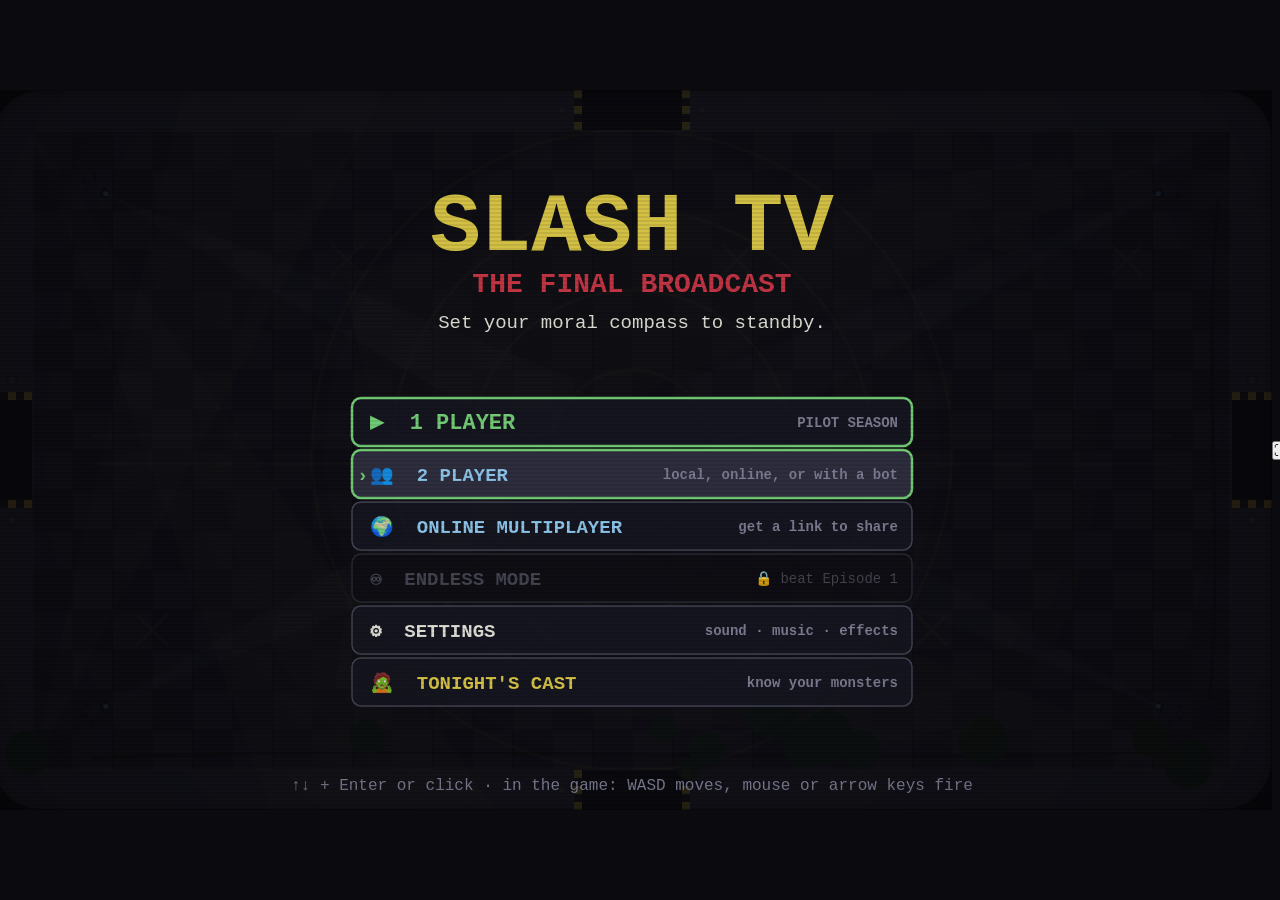
<file: index.html>
<!DOCTYPE html>
<html lang="en">
<head>
<meta charset="utf-8">
<meta name="viewport" content="width=device-width, initial-scale=1, maximum-scale=1, user-scalable=no">
<title>SLASH TV: The Final Broadcast</title>
<link rel="icon" type="image/png" href="icon.png">
<link rel="apple-touch-icon" href="icon.png">
<link rel="manifest" href="manifest.json">
<meta name="theme-color" content="#0a0a0f">
<meta name="mobile-web-app-capable" content="yes">
<meta name="apple-mobile-web-app-capable" content="yes">
<meta name="apple-mobile-web-app-status-bar-style" content="black-translucent">
<meta name="apple-mobile-web-app-title" content="SLASH TV">
<meta property="og:title" content="SLASH TV: The Final Broadcast">
<meta property="og:description" content="The most-watched — and most-banned — show on Earth. A Smash TV-style twin-stick shooter. Free in your browser — gamepad, keyboard, or touch.">
<meta property="og:image" content="https://adhogger.github.io/slash-tv/preview.png">
<meta property="og:url" content="https://adhogger.github.io/slash-tv/">
<meta property="og:type" content="website">
<meta name="twitter:card" content="summary_large_image">
<meta name="description" content="A Smash TV-style zombie game-show twin-stick shooter. Free in your browser.">
<link rel="stylesheet" href="style.css">
</head>
<body>
<canvas id="game" width="1280" height="720"></canvas>
<button id="fsBtn" aria-label="Fullscreen">⛶</button>
<script src="js/util.js"></script>
<script src="js/input.js"></script>
<script src="js/audio.js"></script>
<script src="js/effects.js"></script>
<script src="js/broadcast.js"></script>
<script src="js/bullets.js"></script>
<script src="js/enemies.js"></script>
<script src="js/player.js"></script>
<script src="js/bot.js"></script>
<script src="js/rooms.js"></script>
<script src="js/procgen.js"></script>
<script src="js/hazards.js"></script>
<script src="js/combat.js"></script>
<script src="js/boss.js"></script>
<script src="js/powerups.js"></script>
<script>window.SLASHTV_RELAY = 'wss://slash-tv-relay.ben-d00.workers.dev';</script>
<!-- Optional support link (Ko-fi / Buy Me a Coffee / Patreon / PayPal.me — your
     choice, set up once at that provider). Leave unset and the game shows
     nothing; nobody sees a broken or placeholder link. See README "Monetising". -->
<!-- <script>window.SLASHTV_DONATE_URL = 'https://ko-fi.com/yourname';</script> -->
<!-- Optional feedback link (a Google Form, itch.io comments, anything).
     Leave unset and no prompt appears. Shown on the game-over/win screens,
     press F to open it. -->
<!-- <script>window.SLASHTV_FEEDBACK_URL = 'https://forms.gle/yourform';</script> -->
<script src="js/leaderboard.js"></script>
<script src="js/main.js"></script>
<script src="js/net.js"></script>
<script>
// PWA: installable + offline-capable. file:// and unsupported browsers skip quietly.
if ('serviceWorker' in navigator && location.protocol !== 'file:') {
  navigator.serviceWorker.register('sw.js').catch(function () {});
}
</script>
</body>
</html>
</file>
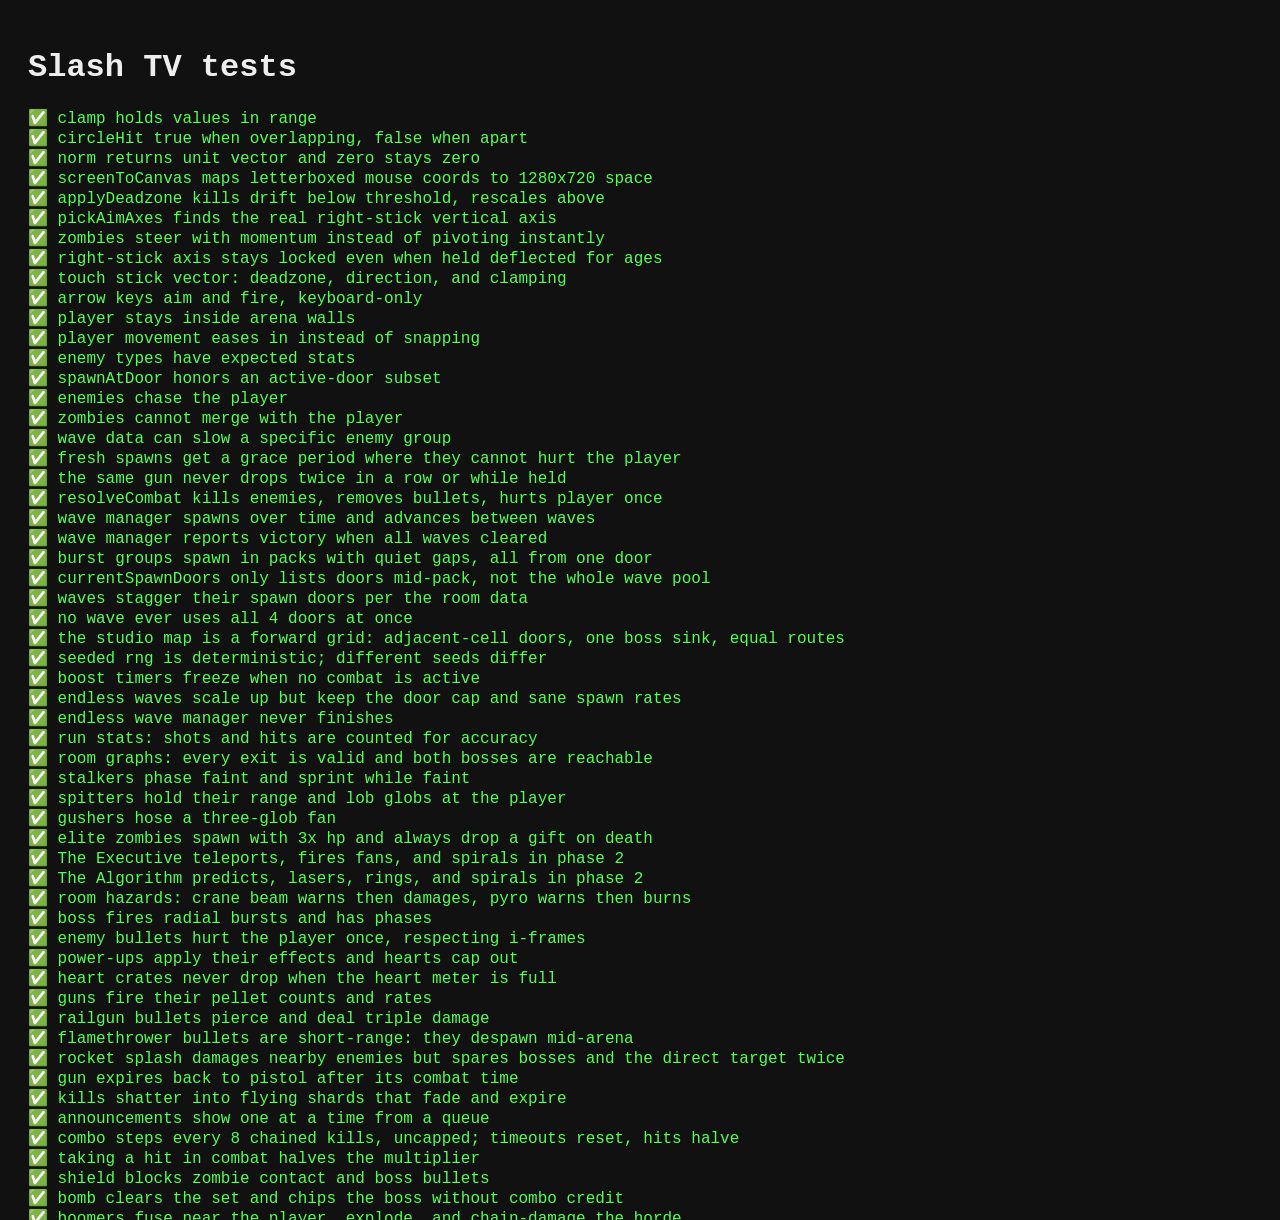
<file: tests.html>
<!DOCTYPE html>
<html><head><meta charset="utf-8"><title>Slash TV tests</title>
<style>body{font:16px monospace;background:#111;color:#eee;padding:20px}
.pass{color:#5f5}.fail{color:#f55}</style></head><body>
<h1>Slash TV tests</h1><div id="out"></div>
<script src="js/util.js"></script>
<script src="js/input.js"></script>
<script src="js/effects.js"></script>
<script src="js/bullets.js"></script>
<script src="js/enemies.js"></script>
<script src="js/player.js"></script>
<script src="js/rooms.js"></script>
<script src="js/hazards.js"></script>
<script src="js/combat.js"></script>
<script src="js/boss.js"></script>
<script src="js/powerups.js"></script>
<script>
var out = document.getElementById('out'), failures = 0;
function test(name, fn) {
  var el = document.createElement('div');
  try { fn(); el.className = 'pass'; el.textContent = '✅ ' + name; }
  catch (e) { failures++; el.className = 'fail'; el.textContent = '❌ ' + name + ' — ' + e.message; }
  out.appendChild(el);
}
function assert(cond, msg) { if (!cond) throw new Error(msg || 'assertion failed'); }
function approx(a, b) { return Math.abs(a - b) < 0.001; }
</script>
<script>
// util tests
test('clamp holds values in range', function () {
  assert(DA.clamp(5, 0, 10) === 5); assert(DA.clamp(-1, 0, 10) === 0); assert(DA.clamp(99, 0, 10) === 10);
});
test('circleHit true when overlapping, false when apart', function () {
  assert(DA.circleHit(0, 0, 10, 15, 0, 10) === true);
  assert(DA.circleHit(0, 0, 10, 25, 0, 10) === false);
});
test('norm returns unit vector and zero stays zero', function () {
  var n = DA.norm(3, 4); assert(approx(n.x, 0.6) && approx(n.y, 0.8) && approx(n.len, 5));
  var z = DA.norm(0, 0); assert(z.x === 0 && z.y === 0 && z.len === 0);
});

// input tests
test('screenToCanvas maps letterboxed mouse coords to 1280x720 space', function () {
  // window 2560x1440 → scale 2, no letterbox offset
  var p = DA.screenToCanvas(640, 360, 2560, 1440);
  assert(approx(p.x, 320) && approx(p.y, 180));
  // window 2560x1600 → scale 2, 80px vertical letterbox
  var q = DA.screenToCanvas(640, 440, 2560, 1600);
  assert(approx(q.x, 320) && approx(q.y, 180));
});
test('applyDeadzone kills drift below threshold, rescales above', function () {
  assert(DA.applyDeadzone(0.1) === 0);
  assert(approx(DA.applyDeadzone(1), 1));
  assert(DA.applyDeadzone(0.6) > 0 && DA.applyDeadzone(0.6) < 0.6);
});

test('pickAimAxes finds the real right-stick vertical axis', function () {
  // args: idleStreaks (longest consecutive run near zero), min seen, max seen — per axis
  // healthy standard pad: axis 3 idles at zero and moves both ways → picked, proven
  var r = DA.pickAimAxes([99,99,99,99], [-1,-1,-1,-1], [1,1,1,1]);
  assert(r.x === 2 && r.y === 3 && r.proven === true, 'standard pad should use axis 3');
  // broken pad: axis 3 dead (never moves), axis 5 is the live vertical
  r = DA.pickAimAxes([99,99,99,99,99,99], [-1,-1,-1,0,0,-1], [1,1,1,0,0,1]);
  assert(r.y === 5 && r.proven === true, 'dead axis 3 should fall through to live axis 5');
  // nothing moved yet, axis 3 idles at zero → trust the spec default, but unproven
  r = DA.pickAimAxes([99,99,99,99], [0,0,0,0], [0,0,0,0]);
  assert(r.y === 3 && r.proven === false, 'unproven pad should default to axis 3');
  // axis 3 is a trigger: crosses zero when pressed but never SITS there → never aim with it
  r = DA.pickAimAxes([99,99,99,3], [0,0,0,-1], [0,0,0,1]);
  assert(r.y === -1, 'trigger-like axis 3 must not be used as aim');
  // exotic layout: vertical lives way out on axis 7 → still found
  r = DA.pickAimAxes([99,99,99,99,99,99,99,99],
                     [-1,-1,-1,0,0,0,0,-1], [1,1,1,0,0,0,0,1]);
  assert(r.y === 7, 'any reported axis can be the vertical, got ' + r.y);
  // Firefox-style layout: right stick on axes 3/4, axis 2 dead → both detected
  r = DA.pickAimAxes([99,99,99,99,99], [-1,-1,0,-1,-1], [1,1,0,1,1]);
  assert(r.x === 3 && r.y === 4 && r.proven === true,
         'Firefox 3/4 layout: got x=' + r.x + ' y=' + r.y);
});
test('zombies steer with momentum instead of pivoting instantly', function () {
  assert(approx(DA.turnToward(0, Math.PI / 2, 0.1), 0.1), 'turn is clamped');
  assert(approx(DA.turnToward(0, 0.05, 0.1), 0.05), 'small turns complete');
  assert(DA.turnToward(3, -3, 0.1) > 3, 'takes the short way around the circle');
  var e = DA.makeEnemy('shambler', 400, 360);
  e.flank = 0; e.heading = Math.PI;               // walking dead-away from the player
  DA.updateEnemies([e], { x: 900, y: 360, r: 12 }, 0.1);
  var off = Math.abs(DA.turnToward(e.heading, 0, 0) - 0);
  assert(Math.abs(e.heading - Math.PI) < 0.5, 'one tick cannot reverse a shambler');
});
test('right-stick axis stays locked even when held deflected for ages', function () {
  var axes = [0,0,0,0,0,0];
  var buttons = []; for (var i = 0; i < 17; i++) buttons.push({ pressed: false });
  var pad = { id: 'MOCK-PAD', connected: true, mapping: '', axes: axes, buttons: buttons };
  Object.defineProperty(navigator, 'getGamepads', { value: function () { return [pad]; }, configurable: true });
  for (var t = 0; t < 30; t++) DA.input.state(640, 360);   // idle: axes prove they sit at zero
  axes[5] = -1; DA.input.state(640, 360);                  // wiggle: axis 5 is the real vertical
  axes[5] = 1;  DA.input.state(640, 360);
  axes[2] = 0.5; axes[5] = -0.5;                           // now hold a diagonal for ~33s of polls
  for (t = 0; t < 2000; t++) DA.input.state(640, 360);
  var s = DA.input.state(640, 360);
  assert(s.aimY < -0.3, 'vertical aim must survive long deflection, got aimY=' + s.aimY);
  axes[2] = 0; axes[5] = 0;                                // release for any later tests
});

test('touch stick vector: deadzone, direction, and clamping', function () {
  var dead = DA.stickVector(100, 100, 105, 100, 70);
  assert(dead.x === 0 && dead.y === 0 && !dead.active, 'tiny wiggle stays in the deadzone');
  var half = DA.stickVector(100, 100, 135, 100, 70);
  assert(approx(half.x, 0.5) && half.active, 'half deflection = 0.5');
  var far = DA.stickVector(100, 100, 100, 400, 70);
  assert(approx(far.y, 1) && approx(far.x, 0), 'huge drag clamps to 1');
  var diag = DA.stickVector(0, 0, 70, -70, 70);
  assert(diag.x > 0.6 && diag.y < -0.6, 'diagonals work');
});

test('arrow keys aim and fire, keyboard-only', function () {
  window.dispatchEvent(new KeyboardEvent('keydown', { code: 'ArrowUp' }));
  window.dispatchEvent(new KeyboardEvent('keydown', { code: 'ArrowRight' }));
  var s = DA.input.state(640, 360);
  assert(s.firing === true, 'holding an arrow fires');
  assert(s.aimX > 0.6 && s.aimY < -0.6, 'up+right = diagonal aim, got ' + s.aimX + ',' + s.aimY);
  window.dispatchEvent(new KeyboardEvent('keyup', { code: 'ArrowUp' }));
  window.dispatchEvent(new KeyboardEvent('keyup', { code: 'ArrowRight' }));
  s = DA.input.state(640, 360);
  assert(s.firing === false, 'released arrows stop firing');
});

// player tests
test('player stays inside arena walls', function () {
  var p = DA.makePlayer();
  p.x = 5; p.y = 5000; DA.clampToArena(p);
  assert(p.x >= 40 + p.r && p.y <= 680 - p.r);
});
test('player movement eases in instead of snapping', function () {
  var p = DA.makePlayer();
  DA.movePlayer(p, 1, 0, 1/60);
  assert(p.vx > 0 && p.vx < p.speed * 0.5, 'one tick should be partial speed, got ' + p.vx);
  for (var i = 0; i < 120; i++) DA.movePlayer(p, 1, 0, 1/60);
  assert(p.vx > p.speed * 0.9, 'should approach full speed, got ' + p.vx);
});

// enemy tests
test('enemy types have expected stats', function () {
  var s = DA.makeEnemy('shambler', 0, 0);
  var f = DA.makeEnemy('sprinter', 0, 0);
  assert(f.speed > s.speed && s.hp >= f.hp);
  assert(f.r === s.r, 'sprinters should be the same size as shamblers');
  var b = DA.makeEnemy('brute', 0, 0), w = DA.makeEnemy('swarmer', 0, 0);
  assert(b.hp > s.hp && b.r > s.r, 'brutes are big and tanky');
  assert(w.r < s.r && w.hp === 1, 'swarmers are small and fragile');
});
test('spawnAtDoor honors an active-door subset', function () {
  var arr = [];
  var north = [DA.doorByDir('N')];
  for (var i = 0; i < 20; i++) DA.spawnAtDoor(arr, 'shambler', null, north);
  for (i = 0; i < arr.length; i++) assert(arr[i].y < 120, 'all spawns should hug the north door');
});
test('enemies chase the player', function () {
  var e = DA.makeEnemy('shambler', 200, 200);
  DA.updateEnemies([e], { x: 600, y: 200, r: 12 }, 0.1);
  assert(e.x > 200);
});

test('zombies cannot merge with the player', function () {
  var p = DA.makePlayer();
  var e = DA.makeEnemy('shambler', p.x, p.y); // spawn on top of the player
  DA.updateEnemies([e], p, 0.016);
  var d = Math.sqrt(DA.dist2(p.x, p.y, e.x, e.y));
  assert(d >= p.r + e.r - 0.001, 'zombie must be pushed outside the player wall');
});

test('wave data can slow a specific enemy group', function () {
  var slow = DA.makeEnemy('sprinter', 0, 0, 130);
  assert(slow.speed === 130, 'speed override should apply');
  var normal = DA.makeEnemy('sprinter', 0, 0);
  assert(normal.speed === 165, 'no override keeps the type speed');
});
test('fresh spawns get a grace period where they cannot hurt the player', function () {
  var st = { player: DA.makePlayer(), bullets: [], enemies: [], score: 0, combo: 1 };
  var arr = [];
  DA.spawnAtDoor(arr, 'shambler');
  assert(arr[0].grace > 0, 'door spawns start with grace');
  var e = arr[0];
  e.x = st.player.x; e.y = st.player.y;
  st.enemies.push(e);
  var hearts = st.player.hearts;
  DA.resolveCombat(st);
  assert(st.player.hearts === hearts, 'graced zombie must not hurt the player');
  e.grace = 0;
  DA.resolveCombat(st);
  assert(st.player.hearts === hearts - 1, 'grace over: contact hurts again');
});
test('the same gun never drops twice in a row or while held', function () {
  var p = DA.makePlayer();
  p.gun = 'smg';
  for (var i = 0; i < 100; i++) {
    assert(DA.pickDropType(p, 'gun_railgun') !== 'gun_smg', 'never the held gun');
    assert(DA.pickDropType(p, 'gun_railgun') !== 'gun_railgun', 'never the last drop');
  }
});

// combat tests
test('resolveCombat kills enemies, removes bullets, hurts player once', function () {
  var st = { player: DA.makePlayer(), bullets: [], enemies: [], score: 0, combo: 1 };
  st.enemies.push(DA.makeEnemy('sprinter', st.player.x + 100, st.player.y));
  DA.fireBullet(st.bullets, st.player.x + 90, st.player.y, 1, 0);
  st.bullets[0].x = st.enemies[0].x; // force overlap
  DA.resolveCombat(st);
  assert(st.enemies.length === 0 && st.bullets.length === 0 && st.score > 0);

  st.enemies.push(DA.makeEnemy('shambler', st.player.x, st.player.y)); // on top of player
  var hearts = st.player.hearts;
  DA.resolveCombat(st); DA.resolveCombat(st); // second hit inside i-frames
  assert(st.player.hearts === hearts - 1, 'i-frames must prevent double hit');
});

// wave tests
test('wave manager spawns over time and advances between waves', function () {
  var wm = DA.makeWaveManager(DA.ROOMS.studio1);
  var enemies = [];
  for (var i = 0; i < 12; i++) DA.updateWaves(wm, enemies, 0.25); // past the 2s get-ready pause
  assert(enemies.length > 0, 'should spawn');
  for (var i = 0; i < 400; i++) DA.updateWaves(wm, enemies, 0.25); // drain all spawns
  enemies.length = 0;                         // player "kills" everything
  DA.updateWaves(wm, enemies, 0.25);
  assert(wm.wave >= 1, 'should advance after clear');
});
test('wave manager reports victory when all waves cleared', function () {
  var wm = DA.makeWaveManager(DA.ROOMS.studio1);
  var enemies = [];
  for (var i = 0; i < 4000; i++) { DA.updateWaves(wm, enemies, 0.25); enemies.length = 0; }
  assert(wm.done === true);
});
test('burst groups spawn in packs with quiet gaps, all from one door', function () {
  var room = { waves: [{ doors: 4, groups: [{ type: 'shambler', count: 12, interval: 9, burst: 4 }] }] };
  var wm = DA.makeWaveManager(room);
  var enemies = [];
  for (var i = 0; i < 60; i++) DA.updateWaves(wm, enemies, 0.05); // 3s: pause + first pack
  assert(enemies.length === 4, 'exactly one pack of 4 so far, got ' + enemies.length);
  var doorX = enemies[0].x, doorY = enemies[0].y;
  for (i = 1; i < 4; i++) {
    assert(Math.abs(enemies[i].x - doorX) < 120 && Math.abs(enemies[i].y - doorY) < 120,
           'the whole pack pours from the same door');
  }
  for (i = 0; i < 40; i++) DA.updateWaves(wm, enemies, 0.05);     // 2s more: inside the gap
  assert(enemies.length === 4, 'gap between packs stays quiet');
});
test('currentSpawnDoors only lists doors mid-pack, not the whole wave pool', function () {
  var room = { waves: [{ doors: 4, groups: [{ type: 'shambler', count: 4, interval: 9, burst: 4 }] }] };
  var wm = DA.makeWaveManager(room);
  var enemies = [];
  assert(wm.currentSpawnDoors.length === 0, 'nothing spawning before the wave even starts');
  DA.updateWaves(wm, enemies, 2.1);                // clears the between-waves pause, inits the wave
  DA.updateWaves(wm, enemies, 0.6);                // first spawner tick actually fires
  assert(wm.currentSpawnDoors.length === 1, 'exactly one door lit while the pack pours out');
  for (var i = 0; i < 20 && enemies.length < 4; i++) DA.updateWaves(wm, enemies, 0.15);
  assert(enemies.length === 4, 'whole pack spawned, got ' + enemies.length);
  assert(wm.currentSpawnDoors.length === 0, 'door goes dark the instant the pack finishes');
});
test('waves stagger their spawn doors per the room data', function () {
  var wm = DA.makeWaveManager(DA.ROOMS.studio1);
  var enemies = [];
  for (var i = 0; i < 12; i++) DA.updateWaves(wm, enemies, 0.25); // start wave 1
  assert(wm.activeDoors.length === 1, 'studio1 wave 1 uses a single door, got ' + wm.activeDoors.length);
  var doorX = wm.activeDoors[0].x, doorY = wm.activeDoors[0].y;
  for (i = 0; i < enemies.length; i++) {
    assert(Math.abs(enemies[i].x - doorX) < 120 || Math.abs(enemies[i].y - doorY) < 120,
           'spawns should come from the one active door');
  }
});
test('no wave ever uses all 4 doors at once', function () {
  for (var id in DA.ROOMS) {
    var waves = DA.ROOMS[id].waves;
    for (var w = 0; w < waves.length; w++) {
      assert(waves[w].doors >= 1 && waves[w].doors <= 3,
             id + ' wave ' + (w + 1) + ' uses ' + waves[w].doors + ' doors');
    }
  }
});
test('the studio map is a forward grid: adjacent-cell doors, one boss sink, equal routes', function () {
  var DIR = { E: [1, 0], S: [0, 1] };
  [1, 2].forEach(function (ep) {
    var rooms = {}, id, room;
    for (id in DA.ROOMS) {
      room = DA.ROOMS[id];
      if (room.map && (room.ep || 1) === ep) rooms[id] = room;
    }
    var sinks = [];
    for (id in rooms) {
      room = rooms[id];
      var n = 0;
      for (var d in room.exits) {
        n++;
        assert(DIR[d], id + ' exit ' + d + ' is not forward (E/S only)');
        var to = DA.ROOMS[room.exits[d]];
        assert(to && to.map.x === room.map.x + DIR[d][0] &&
                     to.map.y === room.map.y + DIR[d][1],
               id + ' exit ' + d + ' must land on the adjacent grid cell');
      }
      if (n === 0) sinks.push(id);
    }
    assert(sinks.length === 1 && rooms[sinks[0]].boss,
           'ep' + ep + ' must have exactly one dead end: the boss');
    var lens = [];
    (function walk(rid, depth) {
      var any = false;
      for (var dd in rooms[rid].exits) { any = true; walk(rooms[rid].exits[dd], depth + 1); }
      if (!any) lens.push(depth + 1);
    })(ep === 2 ? 'writers' : DA.START_ROOM, 0);
    for (var i = 0; i < lens.length; i++) {
      assert(lens[i] === lens[0], 'ep' + ep + ' routes differ in length: ' + lens.join(','));
    }
  });
});
test('seeded rng is deterministic; different seeds differ', function () {
  var a = DA.makeRng(1234), b = DA.makeRng(1234), c = DA.makeRng(99);
  var sa = '', sc = '';
  for (var i = 0; i < 5; i++) {
    var va = a();
    assert(va === b(), 'same seed must give the same sequence');
    assert(va >= 0 && va < 1, 'values stay in [0,1)');
    sa += va; sc += c();
  }
  assert(sa !== sc, 'different seeds must diverge');
});
test('boost timers freeze when no combat is active', function () {
  var p = DA.makePlayer();
  p.gun = 'smg'; p.gunT = 10; p.bootsT = 10;
  DA.updatePlayer(p, null, 1, false);   // 1 simulated second, combat inactive
  assert(p.gunT === 10 && p.bootsT === 10, 'timers must not tick between fights');
  DA.updatePlayer(p, null, 1, true);
  assert(p.gunT < 10 && p.bootsT < 10, 'timers tick during combat');
});
test('endless waves scale up but keep the door cap and sane spawn rates', function () {
  var prev = 0;
  for (var n = 0; n < 20; n++) {
    var w = DA.endlessWave(n);
    assert(w.doors >= 1 && w.doors <= 3, 'doors capped, wave ' + n + ' has ' + w.doors);
    var total = 0;
    for (var g = 0; g < w.groups.length; g++) {
      total += w.groups[g].count;
      assert(w.groups[g].interval >= 0.05, 'spawn interval floor');
    }
    assert(total > prev, 'wave ' + n + ' should be bigger than the last');
    prev = total;
  }
});
test('endless wave manager never finishes', function () {
  var wm = DA.makeWaveManager(DA.ROOMS.endless);
  var enemies = [];
  assert(wm.done === false, 'endless starts live');
  for (var i = 0; i < 2000; i++) { DA.updateWaves(wm, enemies, 0.25); enemies.length = 0; }
  assert(wm.done === false && wm.wave > 3, 'still going after many cleared waves, wave=' + wm.wave);
});
test('run stats: shots and hits are counted for accuracy', function () {
  var st = { player: DA.makePlayer(), bullets: [], enemies: [], score: 0, combo: 1,
             stats: { shots: 0, hits: 0, killsByGun: {} } };
  st.player.firing = true; st.player.fireCooldown = 0;
  st.stats.shots += DA.tryPlayerFire(st.player, st.bullets);
  assert(st.stats.shots === 1, 'pistol shot counted');
  st.enemies.push(DA.makeEnemy('sprinter', st.player.x + 100, st.player.y));
  st.bullets[0].x = st.enemies[0].x; st.bullets[0].y = st.enemies[0].y;
  DA.resolveCombat(st);
  assert(st.stats.hits === 1, 'hit counted');
  assert(st.stats.killsByGun.PISTOL === 1, 'kill credited to the gun');
});
test('room graphs: every exit is valid and both bosses are reachable', function () {
  for (var id in DA.ROOMS) {
    var room = DA.ROOMS[id];
    for (var dir in room.exits) {
      assert(DA.ROOMS[room.exits[dir]], 'exit ' + dir + ' of ' + id + ' points to a real room');
      assert(DA.oppositeDir(dir), 'exit direction must be N/S/E/W');
    }
  }
  function bfs(start) {
    var seen = {}, queue = [start];
    while (queue.length) {
      var rid = queue.shift();
      if (seen[rid]) continue;
      seen[rid] = true;
      for (var d in DA.ROOMS[rid].exits) queue.push(DA.ROOMS[rid].exits[d]);
    }
    return seen;
  }
  assert(bfs(DA.START_ROOM).stage === true, 'Episode 1 boss reachable');
  assert(bfs('writers').suite === true, 'Episode 2 boss reachable');
  assert(bfs('controlbooth').broadcastcore === true, 'Episode 3 boss reachable');
});
test('stalkers phase faint and sprint while faint', function () {
  var visible = DA.makeEnemy('stalker', 200, 360); visible.phaseT = 0.5;
  var faint = DA.makeEnemy('stalker', 200, 360); faint.phaseT = 1.5;
  assert(!DA.stalkerFaint(visible) && DA.stalkerFaint(faint), 'phase cycle split at 1.2s');
  var player = { x: 900, y: 360, r: 12 };
  var vx = visible.x, fx = faint.x;
  DA.updateEnemies([visible], player, 0.1);
  DA.updateEnemies([faint], player, 0.1);
  assert(faint.x - fx > visible.x - vx, 'faint stalker covers more ground');
});
test('spitters hold their range and lob globs at the player', function () {
  var sp = DA.makeEnemy('spitter', 400, 360);
  sp.spitT = 0.01;
  var near = { x: 600, y: 360, r: 12 };        // 200px away: inside spit range
  var eb = [];
  var x0 = sp.x;
  DA.updateEnemies([sp], near, 0.02, eb);
  assert(eb.length === 1, 'in range: a glob is fired');
  assert(Math.abs(sp.x - x0) < 0.5, 'in range: the spitter plants its feet');
  assert(eb[0].dx > 0.99 && Math.abs(eb[0].dy) < 0.01, 'glob flies straight at the player');
  assert(sp.spitT > 2, 'reload timer resets after firing');
  sp.spitT = 0.1;
  var far = { x: 1200, y: 360, r: 12 };        // 800px away: out of range
  DA.updateEnemies([sp], far, 0.02, eb);
  assert(sp.spitT >= 0.45, 'target broke range: the windup cancels');
  assert(eb.length === 1, 'out of range: no new glob');
});
test('gushers hose a three-glob fan', function () {
  var gu = DA.makeEnemy('gusher', 400, 360);
  gu.spitT = 0.01;
  var eb = [];
  DA.updateEnemies([gu], { x: 600, y: 360, r: 12 }, 0.02, eb);
  assert(eb.length === 3, 'one trigger pull, three globs');
  assert(eb[0].dy < -0.2 && eb[2].dy > 0.2, 'fan spreads above and below the center line');
  assert(Math.abs(eb[1].dy) < 0.01 && eb[1].dx > 0.99, 'center glob flies straight at the player');
});
test('elite zombies spawn with 3x hp and always drop a gift on death', function () {
  var mr = Math.random;
  Math.random = function () { return 0; };   // forces the elite roll
  var arr = [];
  DA.spawnAtDoor(arr, 'shambler');
  Math.random = mr;
  var e = arr[0];
  assert(e.elite === true, 'a roll of 0 makes an elite');
  assert(e.hp === 6 && e.score === 300, 'elite carries 3x hp and 3x score');
  var st = { kills: 0, powerups: [], player: DA.makePlayer() };
  DA.onKill(st, e);
  assert(st.powerups.length === 1, 'elite death drops exactly one gift');
  assert(st.powerups[0].x === e.x && st.powerups[0].y === e.y, 'the gift lands where it fell');
  var st2 = { kills: 0, powerups: [], player: DA.makePlayer() };
  DA.onKill(st2, DA.makeEnemy('shambler', 100, 100));
  assert(st2.powerups.length === 0, 'ordinary kills drop nothing');
});
test('The Executive teleports, fires fans, and spirals in phase 2', function () {
  var b = DA.makeExecutive();
  assert(b.name === 'THE EXECUTIVE' && b.maxHp > 320, 'tougher than the Producer');
  var st = { player: DA.makePlayer(), enemies: [b], enemyBullets: [], bullets: [] };
  var ox = b.x, oy = b.y;
  b.teleportT = 0.01; b.fanT = 999; b.minionT = 999;
  DA.updateExecutive(b, st, 0.02);
  assert(st.enemyBullets.length >= 10, 'arrival ring fired');
  st.enemyBullets.length = 0;
  b.fanT = 0.01; b.teleportT = 999;
  DA.updateExecutive(b, st, 0.02);
  assert(st.enemyBullets.length === 5, 'aimed 5-shot fan, got ' + st.enemyBullets.length);
  b.hp = b.maxHp * 0.3;                        // phase 2
  st.enemyBullets.length = 0;
  b.spiralT = 0.01; b.fanT = 999;
  DA.updateExecutive(b, st, 0.02);
  assert(st.enemyBullets.length >= 1, 'spiral stream in phase 2');
});
test('The Algorithm predicts, lasers, rings, and spirals in phase 2', function () {
  var b = DA.makeAlgorithm();
  assert(b.name === 'THE ALGORITHM' && b.maxHp > 380, 'tougher than the Executive');
  var st = { player: DA.makePlayer(), enemies: [b], enemyBullets: [], bullets: [] };
  st.player.x = b.x + 300; st.player.y = b.y; st.player.vx = 0; st.player.vy = 120;
  b.laserPhase = 'idle'; b.laserT = 0.01; b.ringT = 999; b.minionT = 999;
  DA.updateAlgorithm(b, st, 0.02);                 // idle -> warn: telegraph aims at predicted spot
  assert(b.laserPhase === 'warn', 'laser telegraphs before firing');
  var leadAngle = Math.atan2((st.player.y + 60) - b.y, st.player.x - b.x);
  assert(Math.abs(b.laserAngle - leadAngle) < 0.05, 'aims ahead of the target, not at it');
  b.laserT = 0.01;
  DA.updateAlgorithm(b, st, 0.02);                 // warn -> fire
  assert(b.laserPhase === 'fire', 'laser fires after the telegraph');
  st.player.x = b.x + Math.cos(b.laserAngle) * 200; // stand in the beam
  st.player.y = b.y + Math.sin(b.laserAngle) * 200;
  st.player.invuln = 0;
  var hearts0 = st.player.hearts;
  DA.updateAlgorithm(b, st, 0.02);
  assert(st.player.hearts === hearts0 - 1, 'the beam hurts a target standing in it');
  b.ringT = 0.01; b.laserPhase = 'idle'; b.laserT = 999;
  st.enemyBullets.length = 0;
  DA.updateAlgorithm(b, st, 0.02);
  assert(st.enemyBullets.length >= 9, 'radial ring fired, got ' + st.enemyBullets.length);
  b.hp = b.maxHp * 0.3;                            // phase 2
  st.enemyBullets.length = 0;
  b.spiralT = 0.01; b.ringT = 999; b.laserT = 999;
  DA.updateAlgorithm(b, st, 0.02);
  assert(st.enemyBullets.length >= 1, 'spiral stream in phase 2');
});
test('room hazards: crane beam warns then damages, pyro warns then burns', function () {
  var st = { player: DA.makePlayer(), players: null,
             roomId: 'test_crane_room', room: { hazard: 'crane' } };
  st.players = [st.player];
  var hz = DA.hazardState(st);
  assert(hz.cranes.length === 2 && hz.pyros.length === 0, 'crane-only room gets no pyro rigs');
  var c = hz.cranes[0];
  st.player.x = c.x + 400; st.player.y = c.y; st.player.invuln = 0;
  c.phase = 'idle'; c.phaseT = 0.01; c.angle = 0; c.angVel = 0;
  DA.updateHazards(st, 0.02);
  assert(c.phase === 'warn', 'crane telegraphs first');
  var hearts0 = st.player.hearts;
  DA.updateHazards(st, 0.02);
  assert(c.phase === 'warn' || c.phase === 'fire', 'still safe mid-telegraph');
  assert(st.player.hearts === hearts0, 'no damage during the warning');
  c.phaseT = 0.01;
  DA.updateHazards(st, 0.02);                      // warn -> fire (angle 0, player due east: in the beam)
  assert(c.phase === 'fire', 'transitions to fire');
  DA.updateHazards(st, 0.02);                      // next tick: the live beam actually hits
  assert(st.player.hearts === hearts0 - 1, 'the beam hurts once it fires');

  var st2 = { player: DA.makePlayer(), roomId: 'test_pyro_room', room: { hazard: 'pyro' } };
  st2.players = [st2.player];
  var hz2 = DA.hazardState(st2);
  assert(hz2.pyros.length === 5 && hz2.cranes.length === 0, 'pyro-only room gets no cranes');
  var p = hz2.pyros[0];
  st2.player.x = p.x; st2.player.y = p.y; st2.player.invuln = 0;
  p.phase = 'idle'; p.phaseT = 0.01;
  DA.updateHazards(st2, 0.02);
  assert(p.phase === 'warn', 'pyro warns before it burns');
  var hearts1 = st2.player.hearts;
  p.phaseT = 0.01;
  DA.updateHazards(st2, 0.02);                     // warn -> burn
  assert(p.phase === 'burn', 'transitions to burn');
  DA.updateHazards(st2, 0.02);                     // next tick: it's actually alight now
  assert(st2.player.hearts === hearts1 - 1, 'standing on it while it burns hurts');
});
test('boss fires radial bursts and has phases', function () {
  var b = DA.makeBoss();
  assert(DA.bossPhase(b) === 1);
  b.hp = b.maxHp * 0.4;
  assert(DA.bossPhase(b) === 2, 'phase 2 below half health');
  var st = { player: DA.makePlayer(), enemies: [b], enemyBullets: [], bullets: [] };
  b.burstT = 0.01; b.minionT = 999; b.aimedT = 999;
  DA.updateBoss(b, st, 0.02);
  assert(st.enemyBullets.length >= 10, 'burst should spray bullets, got ' + st.enemyBullets.length);
});
test('enemy bullets hurt the player once, respecting i-frames', function () {
  var p = DA.makePlayer();
  var arr = [];
  DA.fireEnemyBullet(arr, p.x, p.y, 1, 0);
  DA.fireEnemyBullet(arr, p.x, p.y, -1, 0);
  var hearts = p.hearts;
  DA.updateEnemyBullets(arr, p, 0.016);
  assert(p.hearts === hearts - 1, 'exactly one heart lost, got ' + (hearts - p.hearts));
  assert(p.invuln > 0, 'i-frames should start');
});
test('power-ups apply their effects and hearts cap out', function () {
  var p = DA.makePlayer();
  DA.applyPowerup(p, 'gun_shotgun'); assert(p.gun === 'shotgun' && p.gunT === 30, 'gun crate equips for 30s');
  DA.applyPowerup(p, 'boots'); assert(p.bootsT === 30, 'boots last 30s');
  p.hearts = DA.MAX_HEARTS;
  DA.applyPowerup(p, 'heart');
  assert(p.hearts === DA.MAX_HEARTS, 'hearts must not exceed the cap');
});
test('heart crates never drop when the heart meter is full', function () {
  var p = DA.makePlayer();
  p.hearts = DA.MAX_HEARTS;
  for (var i = 0; i < 60; i++) assert(DA.pickDropType(p) !== 'heart', 'no hearts at full health');
  p.hearts = 1;
  var sawHeart = false;
  for (i = 0; i < 200; i++) if (DA.pickDropType(p) === 'heart') sawHeart = true;
  assert(sawHeart, 'hearts should drop when hurt');
});
test('guns fire their pellet counts and rates', function () {
  var p = DA.makePlayer(), arr = [];
  p.firing = true; p.fireCooldown = 0;
  DA.tryPlayerFire(p, arr);
  assert(arr.length === 1 && p.fireCooldown === DA.GUNS.pistol.rate, 'pistol: 1 bullet');
  p.gun = 'triple'; p.fireCooldown = 0; arr.length = 0;
  DA.tryPlayerFire(p, arr);
  assert(arr.length === 3, 'triple: 3 bullets, got ' + arr.length);
  p.gun = 'shotgun'; p.fireCooldown = 0; arr.length = 0;
  DA.tryPlayerFire(p, arr);
  assert(arr.length === 7, 'shotgun: 7 pellets, got ' + arr.length);
  p.gun = 'minigun'; p.fireCooldown = 0; arr.length = 0;
  DA.tryPlayerFire(p, arr);
  assert(p.fireCooldown < DA.GUNS.pistol.rate, 'minigun fires faster than pistol');
});
test('railgun bullets pierce and deal triple damage', function () {
  var st = { player: DA.makePlayer(), bullets: [], enemies: [], score: 0, combo: 1 };
  st.enemies.push(DA.makeEnemy('brute', 400, 360));      // 10 hp
  DA.fireBullet(st.bullets, 400, 360, 1, 0, DA.GUNS.railgun);
  DA.resolveCombat(st);
  assert(st.enemies[0].hp === 7, 'railgun deals 3 damage, hp=' + st.enemies[0].hp);
  assert(st.bullets.length === 1, 'railgun bullet survives the hit');
  DA.resolveCombat(st);
  assert(st.enemies[0].hp === 7, 'must not re-hit the same zombie');
});
test('flamethrower bullets are short-range: they despawn mid-arena', function () {
  var arr = [];
  DA.fireBullet(arr, 400, 360, 1, 0, DA.GUNS.flamer);
  assert(arr.length === 1, 'flame bullet fired');
  DA.updateBullets(arr, 0.1);                      // well inside the 190px range
  assert(arr.length === 1, 'still alive at short distance');
  for (var i = 0; i < 20; i++) DA.updateBullets(arr, 0.05); // 1s of travel, way past 190px
  assert(arr.length === 0, 'flame bullet despawned before reaching the arena edge');
});
test('rocket splash damages nearby enemies but spares bosses and the direct target twice', function () {
  var st = { player: DA.makePlayer(), bullets: [], enemies: [], score: 0, combo: 1, comboKills: 0 };
  // direct is the only thing within the bullet's own tiny hit-circle; neighbor
  // and boss sit outside that but inside the wider splash radius, so this
  // exercises "hit once directly, splash to the rest, spare the boss" cleanly
  var direct = DA.makeEnemy('brute', 400, 360);          // 10 hp — takes the direct hit
  var neighbor = DA.makeEnemy('shambler', 460, 360);     // dist 60: splash-only, not direct
  var boss = DA.makeBoss(); boss.x = 470; boss.y = 360;   // dist 70: splash-only, but spared
  st.enemies.push(direct, neighbor, boss);
  DA.fireBullet(st.bullets, 400, 360, 1, 0, DA.GUNS.rocket);
  var bossHpBefore = boss.hp;
  DA.resolveCombat(st);
  assert(direct.hp === 4, 'direct hit takes the full 6 rocket damage, hp=' + direct.hp);
  assert(st.enemies.indexOf(neighbor) === -1, 'splash killed the nearby shambler');
  assert(boss.hp === bossHpBefore, 'splash must not touch the boss');
  assert(st.bullets.length === 0, 'the rocket is consumed on impact, not piercing');
});
test('gun expires back to pistol after its combat time', function () {
  var p = DA.makePlayer();
  DA.applyPowerup(p, 'gun_minigun');
  DA.updatePlayer(p, null, 31, true);
  assert(p.gun === 'pistol' && p.gunT <= 0, 'crate should expire to pistol');
});
test('kills shatter into flying shards that fade and expire', function () {
  DA.fx.corpses.length = 0;
  DA.corpse(100, 100, 12, '#6fae5c');
  assert(DA.fx.corpses.length > 1, 'a kill sprays several shard fragments, got ' + DA.fx.corpses.length);
  var s0 = DA.fx.corpses[0], x0 = s0.x, y0 = s0.y;
  DA.updateFx(0.1);
  assert(s0.x !== x0 || s0.y !== y0, 'shards actually fly outward');
  DA.updateFx(1);
  assert(DA.fx.corpses.length === 0, 'shards fade away');
  for (var i = 0; i < 40; i++) DA.corpse(i, i, 12, '#6fae5c');
  assert(DA.fx.corpses.length <= 320, 'shard pile is capped, got ' + DA.fx.corpses.length);
  DA.fx.corpses.length = 0;
});
test('announcements show one at a time from a queue', function () {
  DA.fx.popups.length = 0; DA.fx.queue.length = 0;
  DA.announce('FIRST'); DA.announce('SECOND'); DA.announce('THIRD'); DA.announce('FOURTH');
  DA.updateFx(0.016);
  assert(DA.fx.popups.length === 1 && DA.fx.popups[0].text === 'FIRST', 'one visible message');
  assert(DA.fx.queue.length === 1 && DA.fx.queue[0] === 'SECOND', 'overflow dropped, got ' + DA.fx.queue.length);
  for (var i = 0; i < 230; i++) DA.updateFx(0.016);   // let FIRST expire (3.4s lifetime)
  assert(DA.fx.popups.length === 1 && DA.fx.popups[0].text === 'SECOND', 'next message promoted');
  DA.fx.popups.length = 0; DA.fx.queue.length = 0;
});

// combo tests
test('combo steps every 8 chained kills, uncapped; timeouts reset, hits halve', function () {
  var st = { combo: 1, comboTimer: 0 };
  for (var i = 0; i < 7; i++) DA.bumpCombo(st);
  assert(st.combo === 1, '7 kills is not enough for a step');
  DA.bumpCombo(st);
  assert(st.combo === 2, '8th kill earns x2');
  for (i = 0; i < 16; i++) DA.bumpCombo(st);
  assert(st.combo === 4, '16 more kills earn two more steps');
  for (i = 0; i < 8 * 10; i++) DA.bumpCombo(st);
  assert(st.combo === 14, 'no ceiling: the streak climbs past x9');
  DA.updateCombo(st, 5);            // chain goes cold
  assert(st.combo === 1, 'timeout resets');
  for (i = 0; i < 24; i++) DA.bumpCombo(st);
  assert(st.combo === 4);
  DA.comboHit(st);                  // player got hit
  assert(st.combo === 2 && st.comboKills === 0, 'a hit halves the multiplier');
  DA.comboHit(st);
  assert(st.combo === 1, 'and halves again down to x1');
});
test('taking a hit in combat halves the multiplier', function () {
  var st = { player: DA.makePlayer(), bullets: [], enemies: [], score: 0, combo: 6, comboKills: 3, comboTimer: 2 };
  st.enemies.push(DA.makeEnemy('shambler', st.player.x, st.player.y));
  DA.resolveCombat(st);
  assert(st.player.hearts === 2 && st.combo === 3, 'hit should cost a heart and half the combo');
});
test('shield blocks zombie contact and boss bullets', function () {
  var st = { player: DA.makePlayer(), bullets: [], enemies: [], score: 0, combo: 1 };
  st.player.shieldT = 5;
  st.enemies.push(DA.makeEnemy('shambler', st.player.x, st.player.y));
  DA.resolveCombat(st);
  assert(st.player.hearts === 3, 'shield blocks contact');
  var eb = [];
  DA.fireEnemyBullet(eb, st.player.x, st.player.y, 1, 0);
  DA.updateEnemyBullets(eb, st.player, 0.016, st);
  assert(st.player.hearts === 3 && eb.length === 0, 'shield eats boss bullets');
});
test('bomb clears the set and chips the boss without combo credit', function () {
  var st = { player: DA.makePlayer(), bullets: [], enemyBullets: [{x:1,y:1}], enemies: [],
             score: 0, combo: 5, comboKills: 0, comboTimer: 3 };
  for (var i = 0; i < 10; i++) st.enemies.push(DA.makeEnemy('shambler', 100 + i * 50, 100));
  var boss = DA.makeBoss(); st.enemies.push(boss);
  DA.detonateBomb(st);
  assert(st.enemies.length === 1 && st.enemies[0].isBoss, 'zombies gone, boss remains');
  assert(boss.hp === boss.maxHp - 15, 'boss chipped');
  assert(st.score === 1000, 'flat score, no multiplier: got ' + st.score);
  assert(st.combo === 5, 'bomb kills must not build the combo');
  assert(st.enemyBullets.length === 0, 'flak cleared');
});
test('boomers fuse near the player, explode, and chain-damage the horde', function () {
  var st = { player: DA.makePlayer(), bullets: [], enemies: [], score: 0, combo: 1, comboKills: 0 };
  var b = DA.makeEnemy('boomer', st.player.x + 50, st.player.y);   // inside fuse range
  var bystander = DA.makeEnemy('shambler', st.player.x + 90, st.player.y); // inside blast
  st.enemies.push(b, bystander);
  DA.updateBoomers(st, 0.016);
  assert(b.fuse != null, 'fuse lit near the player');
  DA.updateBoomers(st, 1);                                          // fuse burns out
  assert(st.enemies.indexOf(b) === -1, 'boomer exploded');
  assert(st.player.hearts === 2, 'blast hurts the player');
  assert(st.enemies.length === 0, 'blast killed the bystander too');
});

// bullet tests
test('bullets move and expire off-arena', function () {
  var bs = [];
  DA.fireBullet(bs, 100, 100, 1, 0);
  DA.updateBullets(bs, 0.1);
  assert(bs[0].x > 100);
  bs[0].x = 5000; DA.updateBullets(bs, 0.016);
  assert(bs.length === 0);
});
</script>
<script>
document.title = failures ? '❌ FAILURES' : '✅ all pass';
</script>
</body></html>
</file>
<file: style.css>
* { margin: 0; padding: 0; }
html, body { height: 100%; background: #0a0a0f; overflow: hidden; overscroll-behavior: none; }
body { display: flex; align-items: center; justify-content: center; }
canvas { background: #14141c; image-rendering: auto; touch-action: none;
         -webkit-user-select: none; user-select: none; }
</file>
